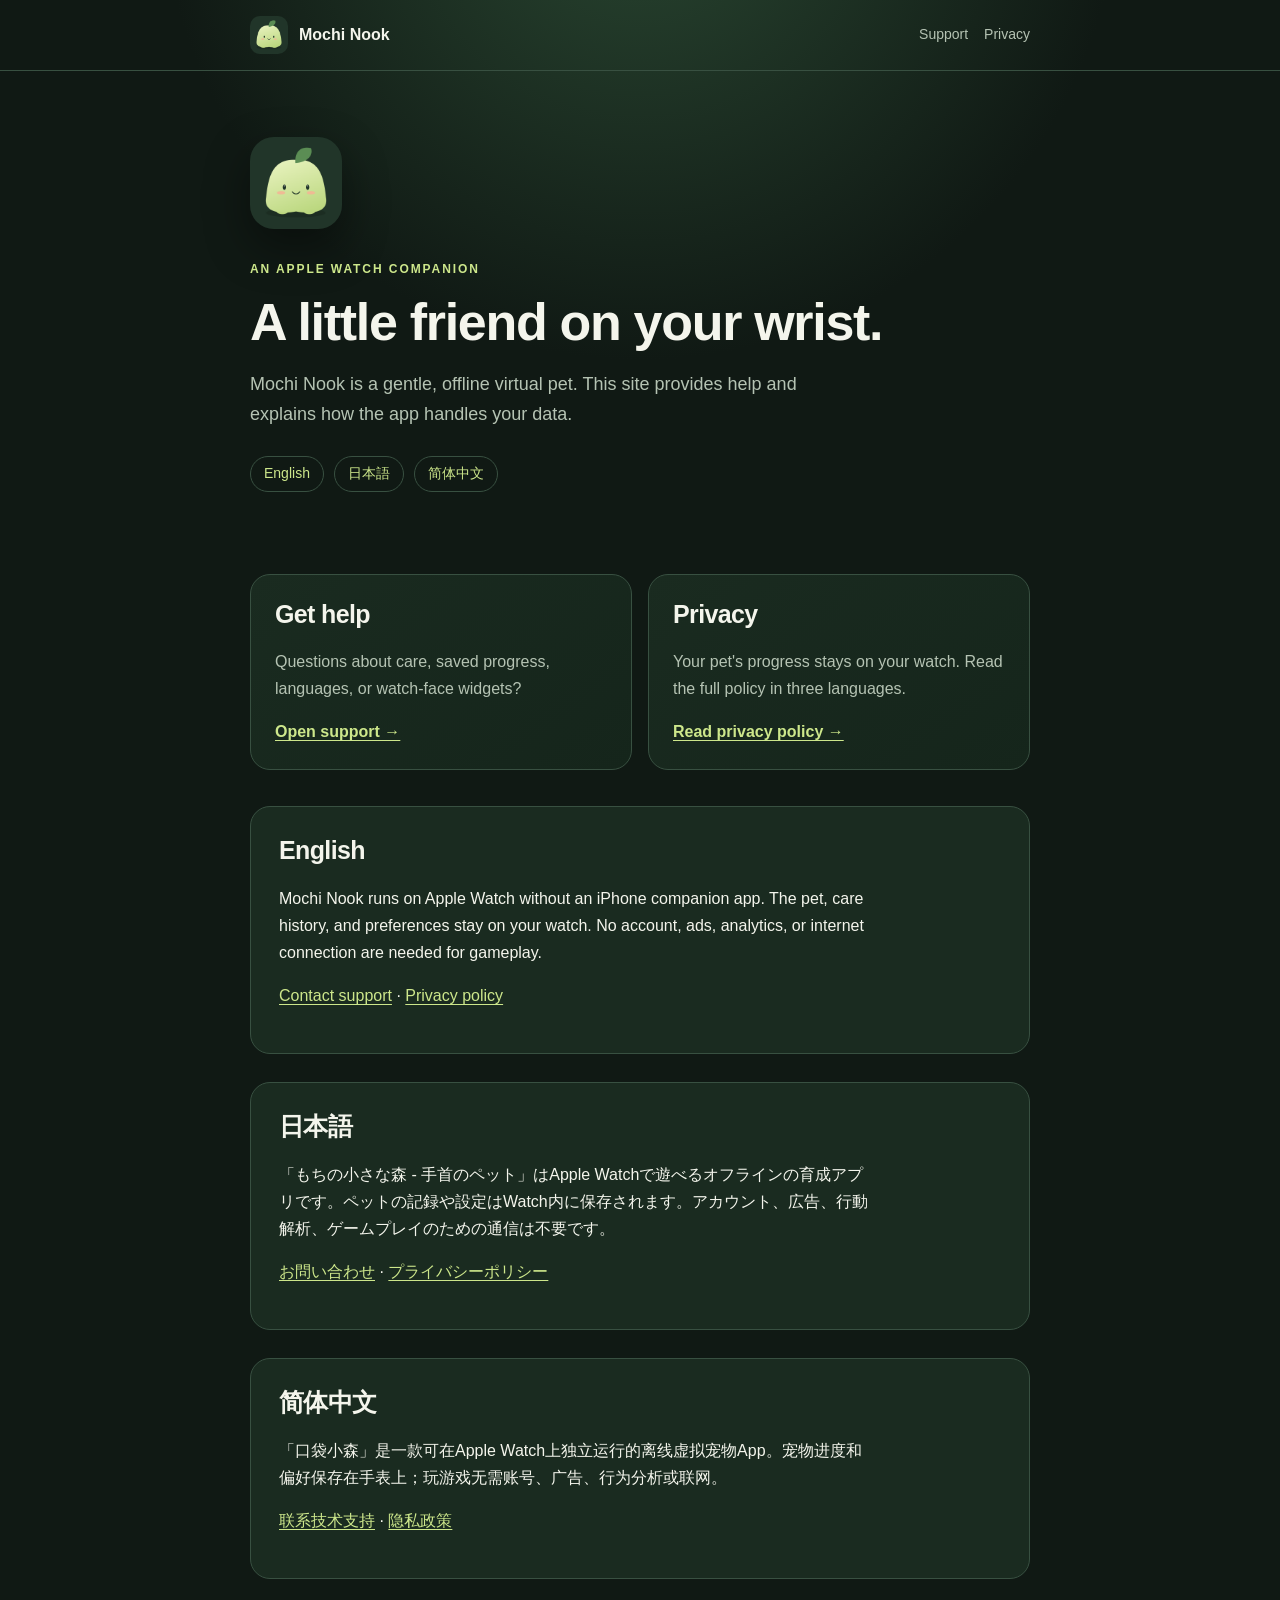
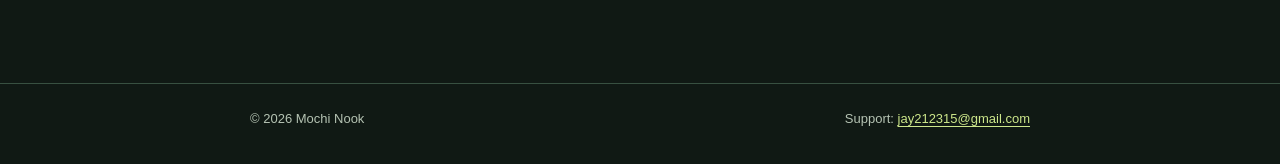
<file: index.html>
<!doctype html>
<html lang="en">
<head>
  <meta charset="utf-8">
  <meta name="viewport" content="width=device-width, initial-scale=1">
  <meta name="description" content="Support and privacy information for Mochi Nook, an offline virtual pet for Apple Watch.">
  <title>Mochi Nook — Support & Privacy</title>
  <link rel="icon" href="icon.png">
  <link rel="stylesheet" href="styles.css">
</head>
<body>
  <header class="site-header"><div class="wrap">
    <a class="brand" href="index.html"><img src="icon.png" alt="" width="38" height="38">Mochi Nook</a>
    <nav class="nav" aria-label="Main navigation"><a href="support.html">Support</a><a href="privacy.html">Privacy</a></nav>
  </div></header>
  <main class="wrap">
    <section class="hero">
      <img class="hero-logo" src="icon.png" alt="Mochi Nook app icon" width="92" height="92">
      <p class="eyebrow">An Apple Watch companion</p>
      <h1>A little friend on your wrist.</h1>
      <p class="intro">Mochi Nook is a gentle, offline virtual pet. This site provides help and explains how the app handles your data.</p>
      <div class="lang-links" aria-label="Languages"><a href="#english">English</a><a href="#japanese">日本語</a><a href="#chinese">简体中文</a></div>
    </section>
    <div class="grid">
      <article class="card"><h2>Get help</h2><p>Questions about care, saved progress, languages, or watch-face widgets?</p><a href="support.html">Open support →</a></article>
      <article class="card"><h2>Privacy</h2><p>Your pet's progress stays on your watch. Read the full policy in three languages.</p><a href="privacy.html">Read privacy policy →</a></article>
    </div>
    <section class="language-section" id="english"><h2>English</h2><p>Mochi Nook runs on Apple Watch without an iPhone companion app. The pet, care history, and preferences stay on your watch. No account, ads, analytics, or internet connection are needed for gameplay.</p><p><a href="mailto:jay212315@gmail.com">Contact support</a> · <a href="privacy.html#english">Privacy policy</a></p></section>
    <section class="language-section" id="japanese" lang="ja"><h2>日本語</h2><p>「もちの小さな森 - 手首のペット」はApple Watchで遊べるオフラインの育成アプリです。ペットの記録や設定はWatch内に保存されます。アカウント、広告、行動解析、ゲームプレイのための通信は不要です。</p><p><a href="mailto:jay212315@gmail.com">お問い合わせ</a> · <a href="privacy.html#japanese">プライバシーポリシー</a></p></section>
    <section class="language-section" id="chinese" lang="zh-Hans"><h2>简体中文</h2><p>「口袋小森」是一款可在Apple Watch上独立运行的离线虚拟宠物App。宠物进度和偏好保存在手表上；玩游戏无需账号、广告、行为分析或联网。</p><p><a href="mailto:jay212315@gmail.com">联系技术支持</a> · <a href="privacy.html#chinese">隐私政策</a></p></section>
  </main>
  <footer class="site-footer"><div class="wrap"><span>© 2026 Mochi Nook</span><span>Support: <a href="mailto:jay212315@gmail.com">jay212315@gmail.com</a></span></div></footer>
</body>
</html>
</file>
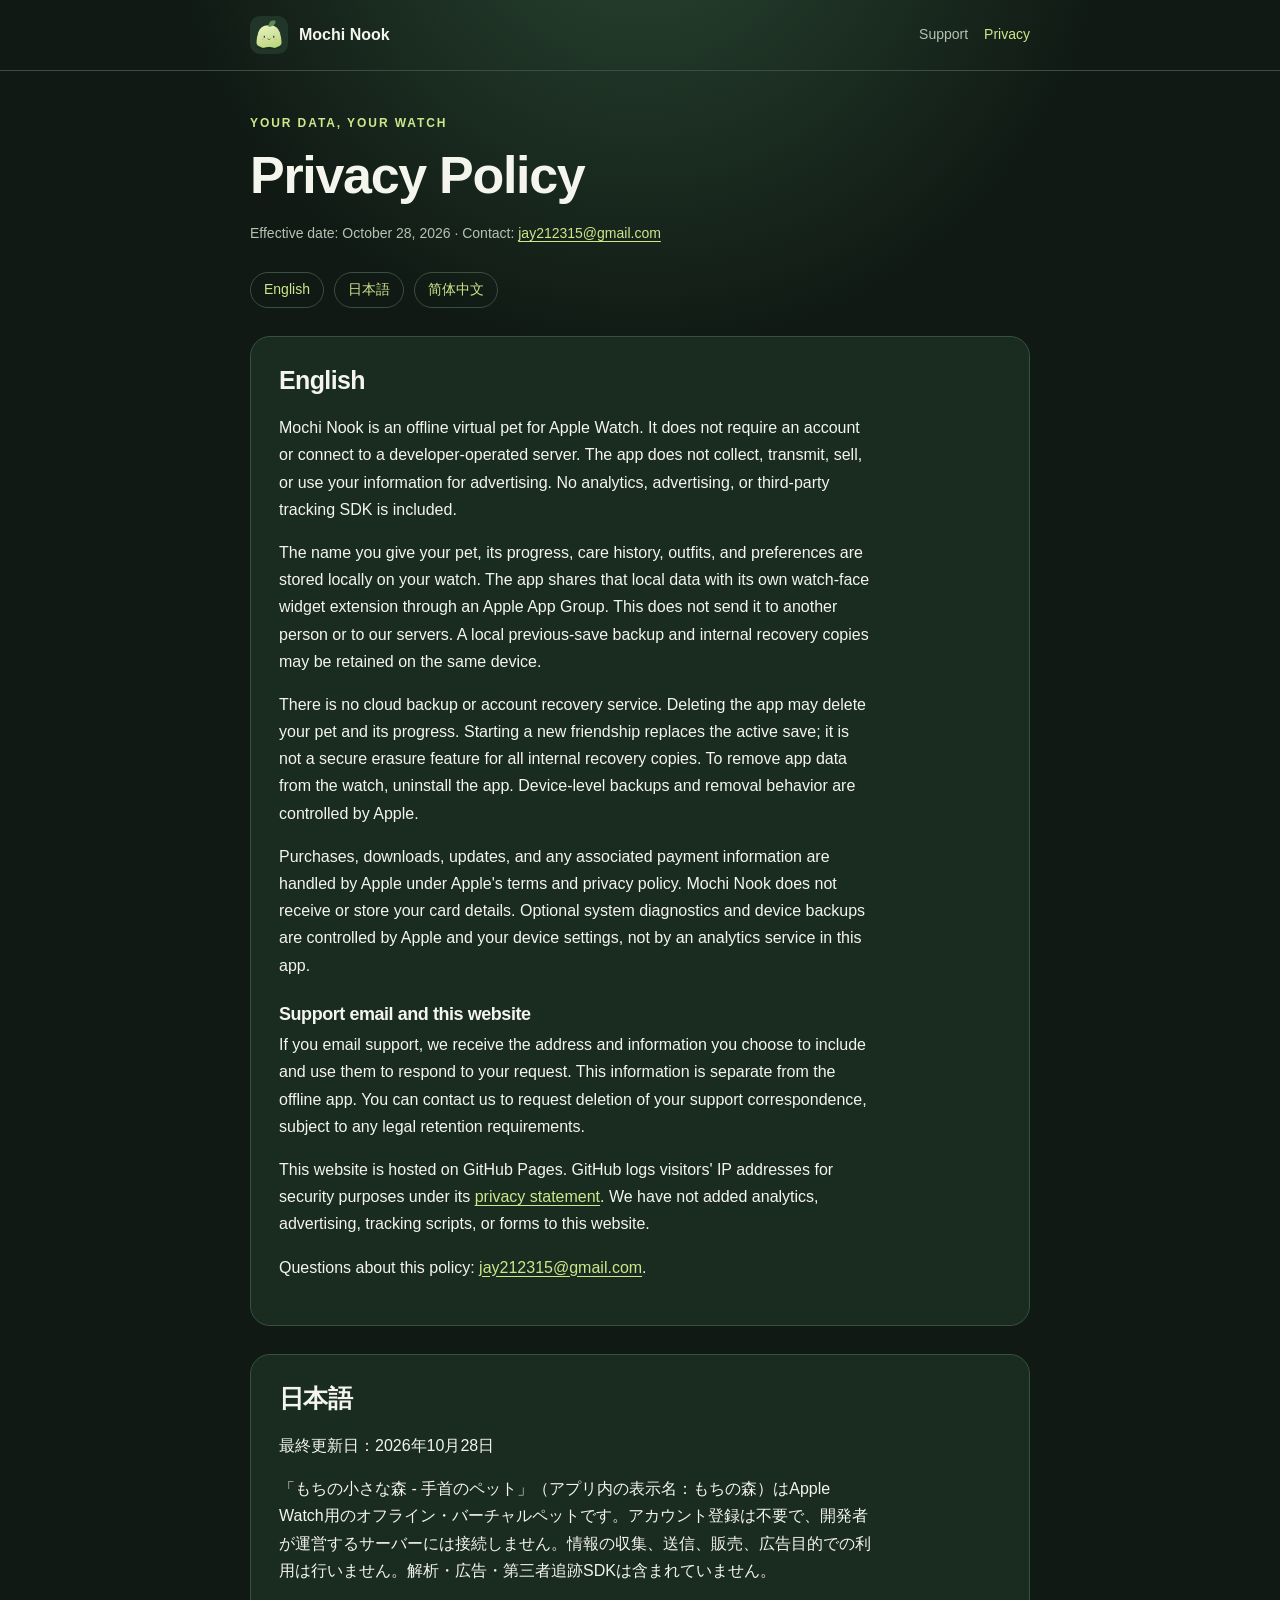
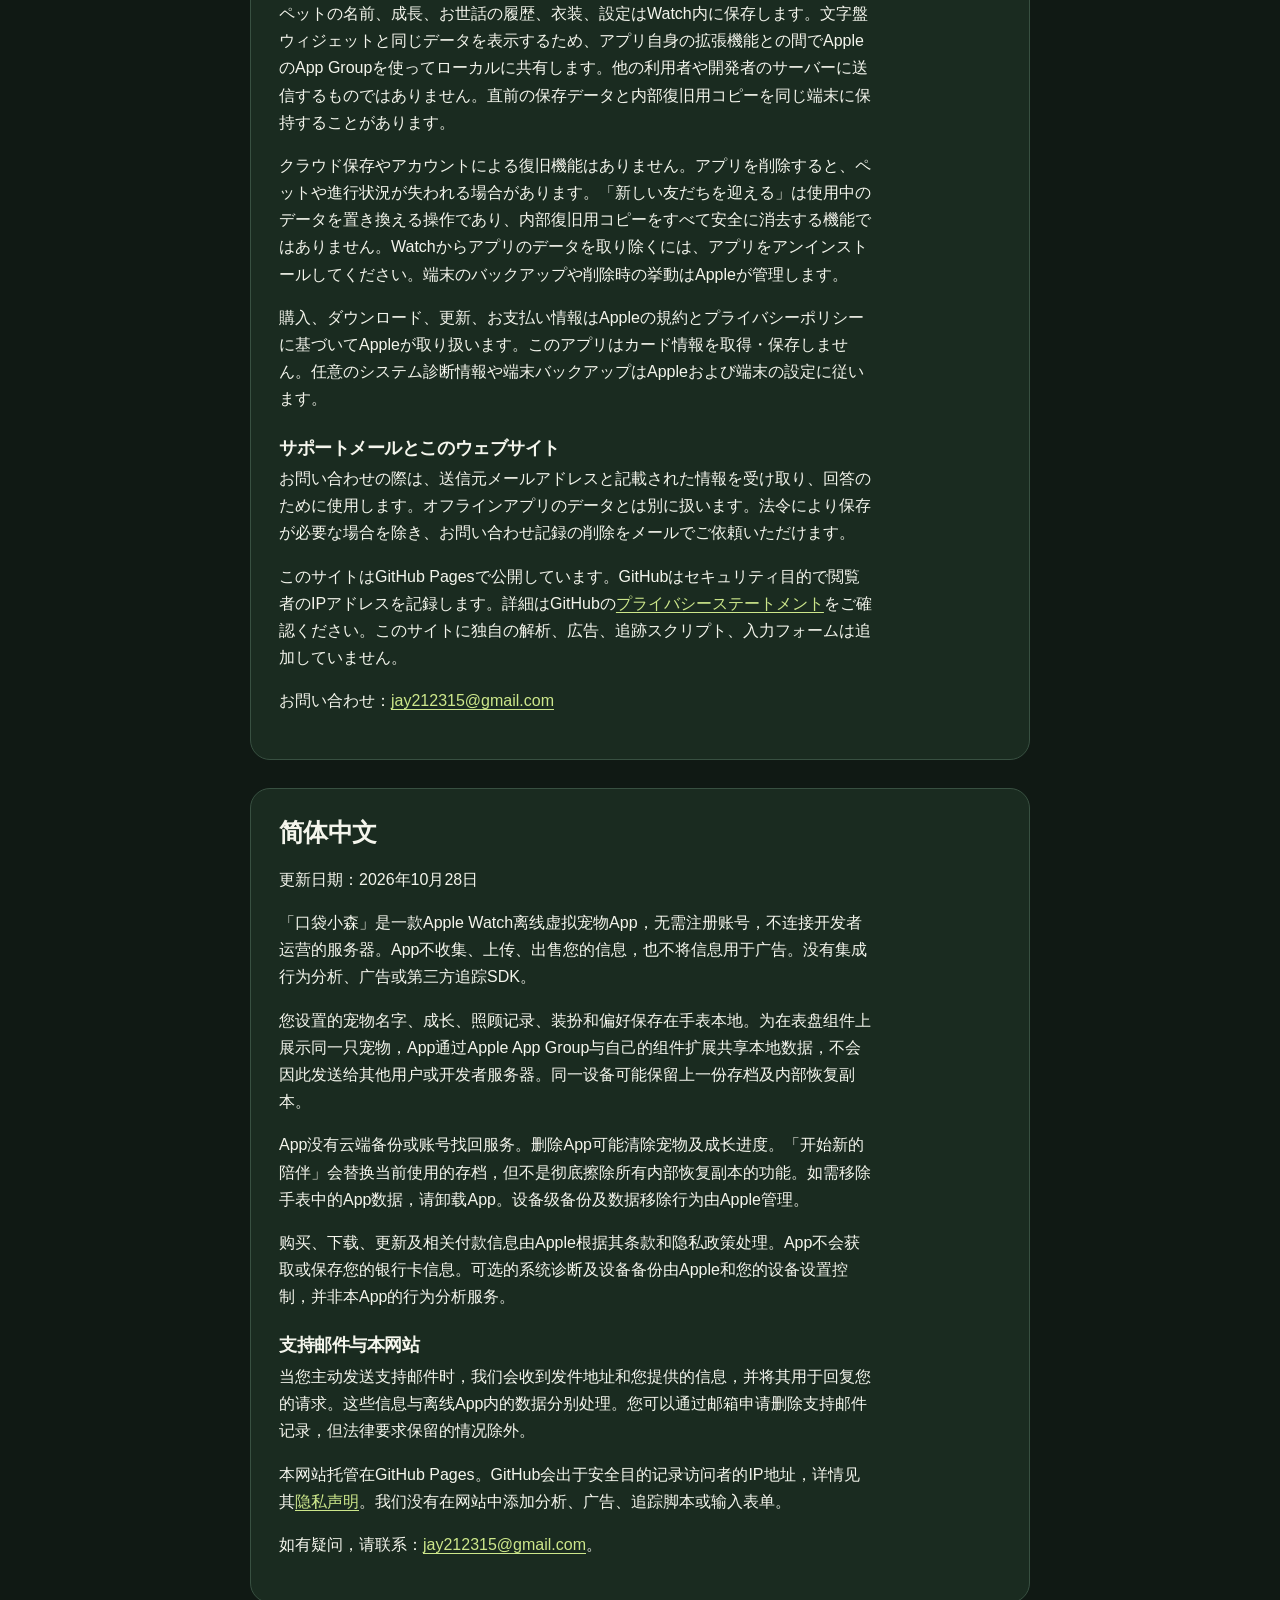
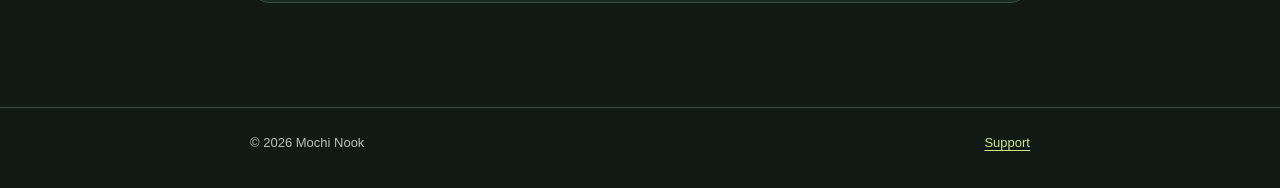
<file: privacy.html>
<!doctype html>
<html lang="en">
<head>
  <meta charset="utf-8">
  <meta name="viewport" content="width=device-width, initial-scale=1">
  <meta name="description" content="Privacy policy for Mochi Nook, an offline Apple Watch virtual pet.">
  <title>Privacy Policy — Mochi Nook</title>
  <link rel="icon" href="icon.png">
  <link rel="stylesheet" href="styles.css">
</head>
<body>
  <header class="site-header"><div class="wrap">
    <a class="brand" href="index.html"><img src="icon.png" alt="" width="38" height="38">Mochi Nook</a>
    <nav class="nav" aria-label="Main navigation"><a href="support.html">Support</a><a href="privacy.html" aria-current="page">Privacy</a></nav>
  </div></header>
  <main class="wrap">
    <p class="eyebrow">Your data, your watch</p>
    <h1>Privacy Policy</h1>
    <p class="note">Effective date: October 28, 2026 · Contact: <a href="mailto:jay212315@gmail.com">jay212315@gmail.com</a></p>
    <div class="lang-links" aria-label="Languages"><a href="#english">English</a><a href="#japanese">日本語</a><a href="#chinese">简体中文</a></div>
    <section class="language-section" id="english">
      <h2>English</h2>
      <p>Mochi Nook is an offline virtual pet for Apple Watch. It does not require an account or connect to a developer-operated server. The app does not collect, transmit, sell, or use your information for advertising. No analytics, advertising, or third-party tracking SDK is included.</p>
      <p>The name you give your pet, its progress, care history, outfits, and preferences are stored locally on your watch. The app shares that local data with its own watch-face widget extension through an Apple App Group. This does not send it to another person or to our servers. A local previous-save backup and internal recovery copies may be retained on the same device.</p>
      <p>There is no cloud backup or account recovery service. Deleting the app may delete your pet and its progress. Starting a new friendship replaces the active save; it is not a secure erasure feature for all internal recovery copies. To remove app data from the watch, uninstall the app. Device-level backups and removal behavior are controlled by Apple.</p>
      <p>Purchases, downloads, updates, and any associated payment information are handled by Apple under Apple's terms and privacy policy. Mochi Nook does not receive or store your card details. Optional system diagnostics and device backups are controlled by Apple and your device settings, not by an analytics service in this app.</p>
      <h3>Support email and this website</h3>
      <p>If you email support, we receive the address and information you choose to include and use them to respond to your request. This information is separate from the offline app. You can contact us to request deletion of your support correspondence, subject to any legal retention requirements.</p>
      <p>This website is hosted on GitHub Pages. GitHub logs visitors' IP addresses for security purposes under its <a href="https://docs.github.com/en/site-policy/privacy-policies/github-general-privacy-statement">privacy statement</a>. We have not added analytics, advertising, tracking scripts, or forms to this website.</p>
      <p>Questions about this policy: <a href="mailto:jay212315@gmail.com">jay212315@gmail.com</a>.</p>
    </section>
    <section class="language-section" id="japanese" lang="ja">
      <h2>日本語</h2>
      <p>最終更新日：2026年10月28日</p>
      <p>「もちの小さな森 - 手首のペット」（アプリ内の表示名：もちの森）はApple Watch用のオフライン・バーチャルペットです。アカウント登録は不要で、開発者が運営するサーバーには接続しません。情報の収集、送信、販売、広告目的での利用は行いません。解析・広告・第三者追跡SDKは含まれていません。</p>
      <p>ペットの名前、成長、お世話の履歴、衣装、設定はWatch内に保存します。文字盤ウィジェットと同じデータを表示するため、アプリ自身の拡張機能との間でAppleのApp Groupを使ってローカルに共有します。他の利用者や開発者のサーバーに送信するものではありません。直前の保存データと内部復旧用コピーを同じ端末に保持することがあります。</p>
      <p>クラウド保存やアカウントによる復旧機能はありません。アプリを削除すると、ペットや進行状況が失われる場合があります。「新しい友だちを迎える」は使用中のデータを置き換える操作であり、内部復旧用コピーをすべて安全に消去する機能ではありません。Watchからアプリのデータを取り除くには、アプリをアンインストールしてください。端末のバックアップや削除時の挙動はAppleが管理します。</p>
      <p>購入、ダウンロード、更新、お支払い情報はAppleの規約とプライバシーポリシーに基づいてAppleが取り扱います。このアプリはカード情報を取得・保存しません。任意のシステム診断情報や端末バックアップはAppleおよび端末の設定に従います。</p>
      <h3>サポートメールとこのウェブサイト</h3>
      <p>お問い合わせの際は、送信元メールアドレスと記載された情報を受け取り、回答のために使用します。オフラインアプリのデータとは別に扱います。法令により保存が必要な場合を除き、お問い合わせ記録の削除をメールでご依頼いただけます。</p>
      <p>このサイトはGitHub Pagesで公開しています。GitHubはセキュリティ目的で閲覧者のIPアドレスを記録します。詳細はGitHubの<a href="https://docs.github.com/en/site-policy/privacy-policies/github-general-privacy-statement">プライバシーステートメント</a>をご確認ください。このサイトに独自の解析、広告、追跡スクリプト、入力フォームは追加していません。</p>
      <p>お問い合わせ：<a href="mailto:jay212315@gmail.com">jay212315@gmail.com</a></p>
    </section>
    <section class="language-section" id="chinese" lang="zh-Hans">
      <h2>简体中文</h2>
      <p>更新日期：2026年10月28日</p>
      <p>「口袋小森」是一款Apple Watch离线虚拟宠物App，无需注册账号，不连接开发者运营的服务器。App不收集、上传、出售您的信息，也不将信息用于广告。没有集成行为分析、广告或第三方追踪SDK。</p>
      <p>您设置的宠物名字、成长、照顾记录、装扮和偏好保存在手表本地。为在表盘组件上展示同一只宠物，App通过Apple App Group与自己的组件扩展共享本地数据，不会因此发送给其他用户或开发者服务器。同一设备可能保留上一份存档及内部恢复副本。</p>
      <p>App没有云端备份或账号找回服务。删除App可能清除宠物及成长进度。「开始新的陪伴」会替换当前使用的存档，但不是彻底擦除所有内部恢复副本的功能。如需移除手表中的App数据，请卸载App。设备级备份及数据移除行为由Apple管理。</p>
      <p>购买、下载、更新及相关付款信息由Apple根据其条款和隐私政策处理。App不会获取或保存您的银行卡信息。可选的系统诊断及设备备份由Apple和您的设备设置控制，并非本App的行为分析服务。</p>
      <h3>支持邮件与本网站</h3>
      <p>当您主动发送支持邮件时，我们会收到发件地址和您提供的信息，并将其用于回复您的请求。这些信息与离线App内的数据分别处理。您可以通过邮箱申请删除支持邮件记录，但法律要求保留的情况除外。</p>
      <p>本网站托管在GitHub Pages。GitHub会出于安全目的记录访问者的IP地址，详情见其<a href="https://docs.github.com/en/site-policy/privacy-policies/github-general-privacy-statement">隐私声明</a>。我们没有在网站中添加分析、广告、追踪脚本或输入表单。</p>
      <p>如有疑问，请联系：<a href="mailto:jay212315@gmail.com">jay212315@gmail.com</a>。</p>
    </section>
  </main>
  <footer class="site-footer"><div class="wrap"><span>© 2026 Mochi Nook</span><span><a href="support.html">Support</a></span></div></footer>
</body>
</html>
</file>
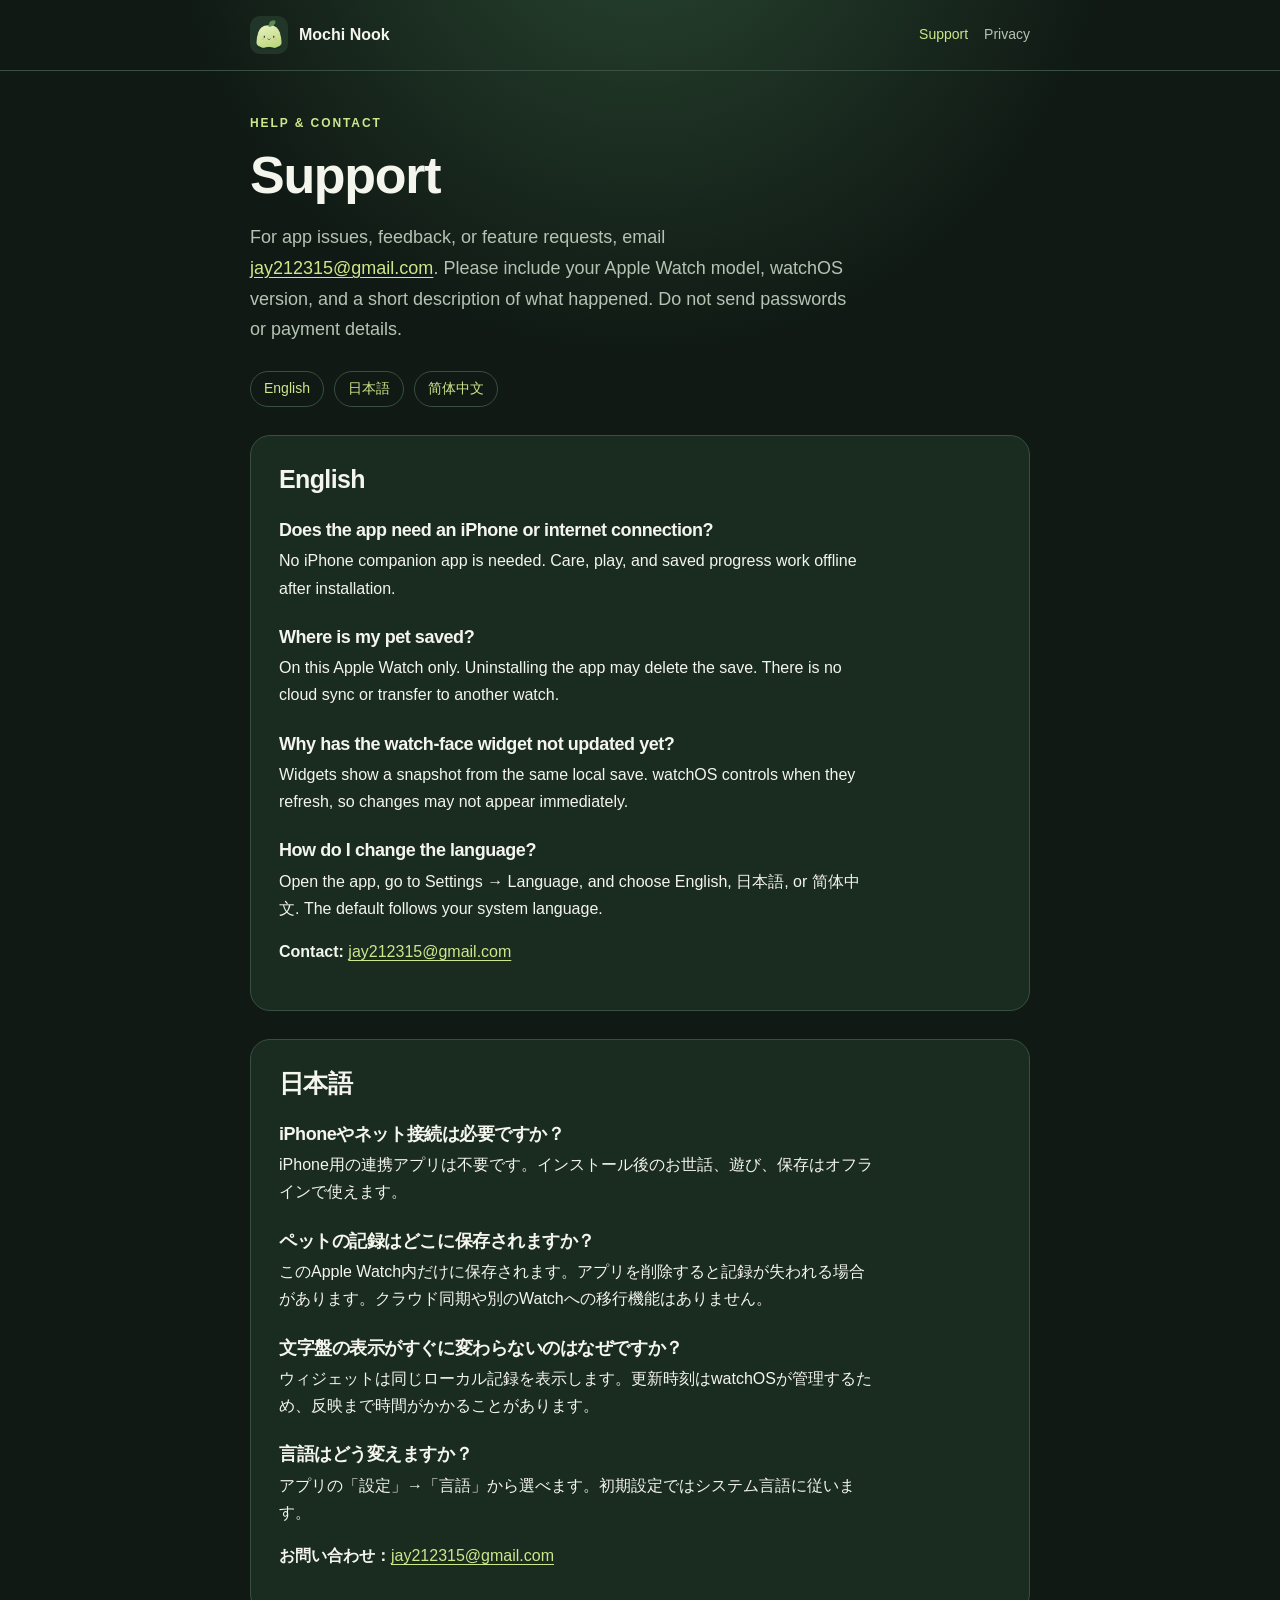
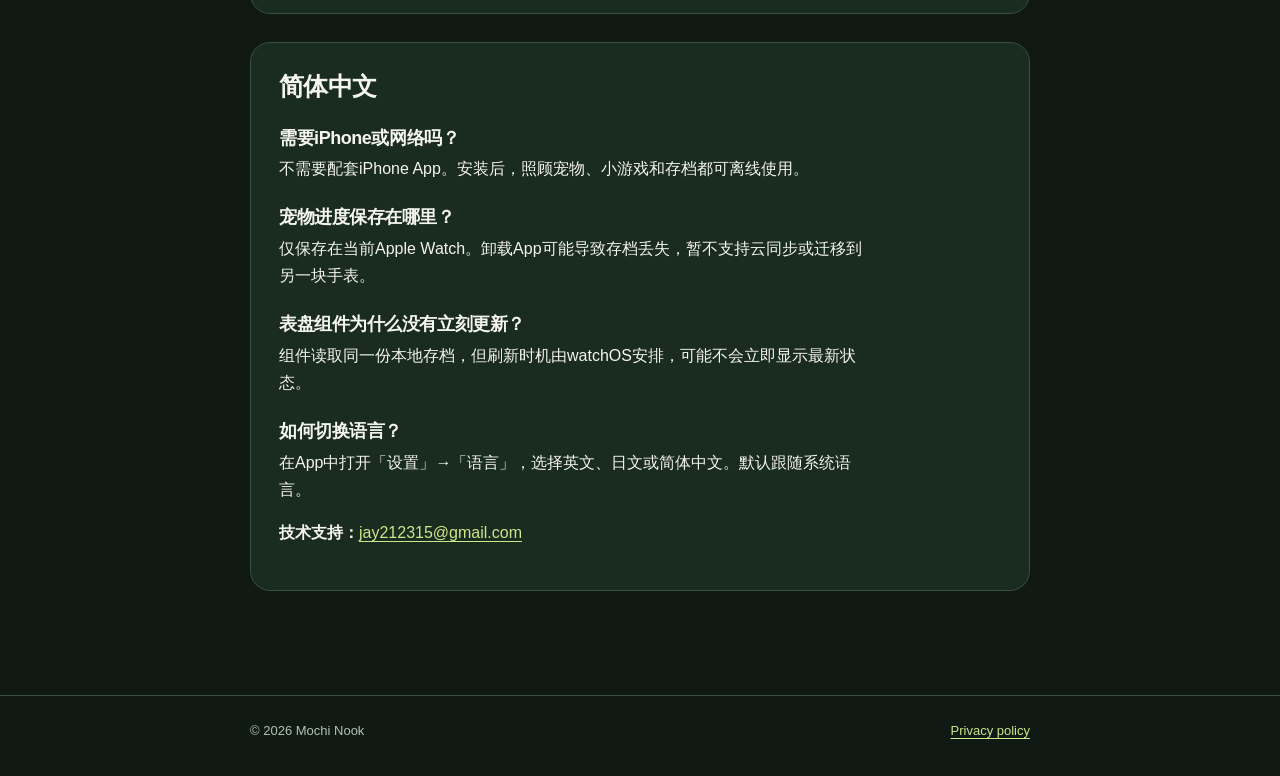
<file: support.html>
<!doctype html>
<html lang="en">
<head>
  <meta charset="utf-8">
  <meta name="viewport" content="width=device-width, initial-scale=1">
  <meta name="description" content="Mochi Nook Apple Watch app support and contact information.">
  <title>Support — Mochi Nook</title>
  <link rel="icon" href="icon.png">
  <link rel="stylesheet" href="styles.css">
</head>
<body>
  <header class="site-header"><div class="wrap">
    <a class="brand" href="index.html"><img src="icon.png" alt="" width="38" height="38">Mochi Nook</a>
    <nav class="nav" aria-label="Main navigation"><a href="support.html" aria-current="page">Support</a><a href="privacy.html">Privacy</a></nav>
  </div></header>
  <main class="wrap">
    <p class="eyebrow">Help & contact</p>
    <h1>Support</h1>
    <p class="intro">For app issues, feedback, or feature requests, email <a href="mailto:jay212315@gmail.com">jay212315@gmail.com</a>. Please include your Apple Watch model, watchOS version, and a short description of what happened. Do not send passwords or payment details.</p>
    <div class="lang-links" aria-label="Languages"><a href="#english">English</a><a href="#japanese">日本語</a><a href="#chinese">简体中文</a></div>
    <section class="language-section" id="english">
      <h2>English</h2>
      <h3>Does the app need an iPhone or internet connection?</h3><p>No iPhone companion app is needed. Care, play, and saved progress work offline after installation.</p>
      <h3>Where is my pet saved?</h3><p>On this Apple Watch only. Uninstalling the app may delete the save. There is no cloud sync or transfer to another watch.</p>
      <h3>Why has the watch-face widget not updated yet?</h3><p>Widgets show a snapshot from the same local save. watchOS controls when they refresh, so changes may not appear immediately.</p>
      <h3>How do I change the language?</h3><p>Open the app, go to Settings → Language, and choose English, 日本語, or 简体中文. The default follows your system language.</p>
      <p><strong>Contact:</strong> <a href="mailto:jay212315@gmail.com">jay212315@gmail.com</a></p>
    </section>
    <section class="language-section" id="japanese" lang="ja">
      <h2>日本語</h2>
      <h3>iPhoneやネット接続は必要ですか？</h3><p>iPhone用の連携アプリは不要です。インストール後のお世話、遊び、保存はオフラインで使えます。</p>
      <h3>ペットの記録はどこに保存されますか？</h3><p>このApple Watch内だけに保存されます。アプリを削除すると記録が失われる場合があります。クラウド同期や別のWatchへの移行機能はありません。</p>
      <h3>文字盤の表示がすぐに変わらないのはなぜですか？</h3><p>ウィジェットは同じローカル記録を表示します。更新時刻はwatchOSが管理するため、反映まで時間がかかることがあります。</p>
      <h3>言語はどう変えますか？</h3><p>アプリの「設定」→「言語」から選べます。初期設定ではシステム言語に従います。</p>
      <p><strong>お問い合わせ：</strong><a href="mailto:jay212315@gmail.com">jay212315@gmail.com</a></p>
    </section>
    <section class="language-section" id="chinese" lang="zh-Hans">
      <h2>简体中文</h2>
      <h3>需要iPhone或网络吗？</h3><p>不需要配套iPhone App。安装后，照顾宠物、小游戏和存档都可离线使用。</p>
      <h3>宠物进度保存在哪里？</h3><p>仅保存在当前Apple Watch。卸载App可能导致存档丢失，暂不支持云同步或迁移到另一块手表。</p>
      <h3>表盘组件为什么没有立刻更新？</h3><p>组件读取同一份本地存档，但刷新时机由watchOS安排，可能不会立即显示最新状态。</p>
      <h3>如何切换语言？</h3><p>在App中打开「设置」→「语言」，选择英文、日文或简体中文。默认跟随系统语言。</p>
      <p><strong>技术支持：</strong><a href="mailto:jay212315@gmail.com">jay212315@gmail.com</a></p>
    </section>
  </main>
  <footer class="site-footer"><div class="wrap"><span>© 2026 Mochi Nook</span><span><a href="privacy.html">Privacy policy</a></span></div></footer>
</body>
</html>
</file>
<file: styles.css>
:root {
  color-scheme: dark;
  --bg: #101914;
  --surface: #1a2b20;
  --surface-2: #223729;
  --ink: #f4f5ec;
  --muted: #b5c3b3;
  --leaf: #cde78b;
  --line: #385041;
  --max: 780px;
}

* { box-sizing: border-box; }
html { scroll-behavior: smooth; }
body {
  margin: 0;
  background: radial-gradient(circle at 50% -120px, #294631 0, var(--bg) 480px);
  color: var(--ink);
  font: 16px/1.7 -apple-system, BlinkMacSystemFont, "Segoe UI", sans-serif;
}
a { color: var(--leaf); text-underline-offset: 3px; }
a:hover, a:focus-visible { color: #ebf8c5; }
:focus-visible { outline: 2px solid var(--leaf); outline-offset: 3px; }
.wrap { width: min(calc(100% - 40px), var(--max)); margin-inline: auto; }
.site-header { border-bottom: 1px solid var(--line); }
.site-header .wrap { display: flex; align-items: center; justify-content: space-between; gap: 18px; padding-block: 16px; }
.brand { display: inline-flex; align-items: center; gap: 11px; color: var(--ink); font-weight: 750; text-decoration: none; white-space: nowrap; }
.brand img { width: 38px; height: 38px; border-radius: 10px; }
.nav { display: flex; flex-wrap: wrap; gap: 16px; font-size: 14px; }
.nav a { color: var(--muted); text-decoration: none; }
.nav a[aria-current="page"] { color: var(--leaf); }
main { padding-block: 42px 76px; }
h1, h2, h3 { line-height: 1.25; letter-spacing: -0.025em; }
h1 { font-size: clamp(32px, 6vw, 52px); margin: 0 0 14px; }
h2 { font-size: 25px; margin: 0 0 18px; }
h3 { font-size: 18px; margin: 24px 0 6px; }
p { margin: 0 0 16px; }
.eyebrow { color: var(--leaf); text-transform: uppercase; letter-spacing: .16em; font-size: 12px; font-weight: 700; margin-bottom: 10px; }
.intro { color: var(--muted); font-size: 18px; max-width: 60ch; }
.hero { padding: 24px 0 26px; }
.hero-logo { width: 92px; height: 92px; border-radius: 24px; margin-bottom: 22px; box-shadow: 0 18px 45px #0006; }
.lang-links { display: flex; flex-wrap: wrap; gap: 10px; margin: 26px 0; }
.lang-links a { border: 1px solid var(--line); border-radius: 999px; padding: 5px 13px; text-decoration: none; font-size: 14px; }
.grid { display: grid; grid-template-columns: repeat(2, minmax(0, 1fr)); gap: 16px; margin: 30px 0 36px; }
.card { background: linear-gradient(145deg, var(--surface), #15251b); border: 1px solid var(--line); border-radius: 20px; padding: 24px; }
.card p { color: var(--muted); }
.card a { font-weight: 700; }
.language-section { background: var(--surface); border: 1px solid var(--line); border-radius: 20px; margin: 28px 0; padding: 28px; scroll-margin-top: 20px; }
.language-section p, .language-section li { max-width: 67ch; }
.language-section ul { padding-left: 22px; }
.note { color: var(--muted); font-size: 14px; }
.site-footer { border-top: 1px solid var(--line); color: var(--muted); font-size: 13px; padding: 24px 0 34px; }
.site-footer .wrap { display: flex; justify-content: space-between; flex-wrap: wrap; gap: 10px; }
@media (max-width: 600px) {
  .site-header .wrap { align-items: flex-start; flex-direction: column; }
  .grid { grid-template-columns: 1fr; }
  .language-section { padding: 21px; }
}
</file>
